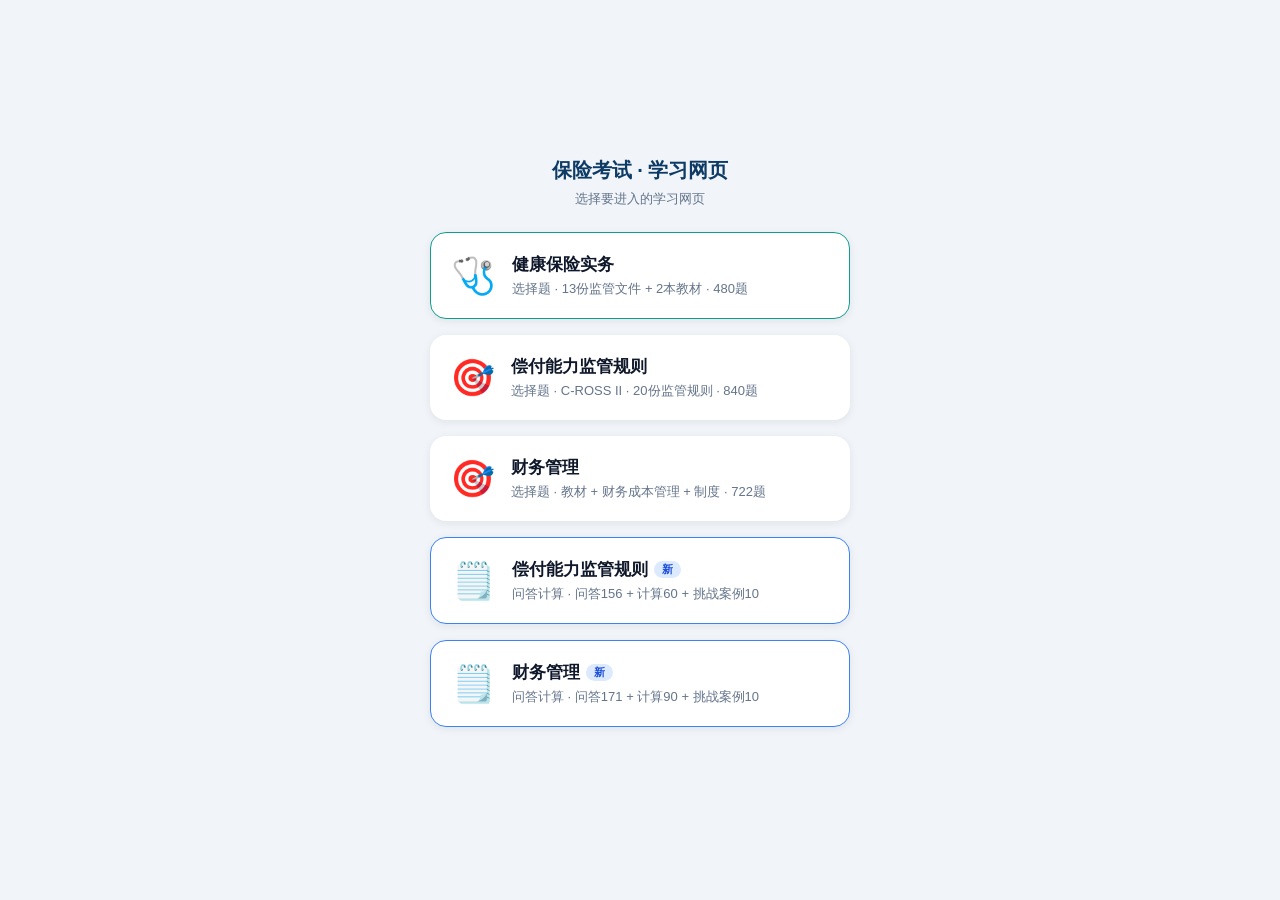
<file: index.html>
<!DOCTYPE html>
<html lang="zh-CN">
<head>
  <meta charset="UTF-8" />
  <meta name="viewport" content="width=device-width, initial-scale=1.0" />
  <title>保险考试 · 学习网页入口</title>
  <style>
    * { margin:0; padding:0; box-sizing:border-box; }
    body { font-family:-apple-system,BlinkMacSystemFont,"PingFang SC","Microsoft YaHei",sans-serif;
           background:#f1f5f9; min-height:100vh; display:flex; align-items:center; justify-content:center; padding:24px; }
    .wrap { width:100%; max-width:420px; }
    h1 { text-align:center; font-size:20px; color:#0d3b66; margin-bottom:6px; }
    p.sub { text-align:center; font-size:13px; color:#64748b; margin-bottom:24px; }
    a.card { display:flex; align-items:center; gap:16px; background:#fff; border-radius:16px; padding:20px;
             margin-bottom:16px; text-decoration:none; box-shadow:0 2px 8px rgba(15,23,42,.08); transition:transform .15s; }
    a.card:active { transform:scale(.98); }
    .icon { font-size:36px; }
    .t { font-size:17px; font-weight:600; color:#0f172a; }
    .d { font-size:13px; color:#64748b; margin-top:4px; }
    a.card.blue { border:1.5px solid #3b82f6; }
    a.card.green { border:1.5px solid #0f9d8f; }
    .badge { display:inline-block; font-size:11px; color:#1d4ed8; background:#dbeafe;
             border-radius:999px; padding:1px 8px; margin-left:6px; vertical-align:2px; }
  </style>
</head>
<body>
  <div class="wrap">
    <h1>保险考试 · 学习网页</h1>
    <p class="sub">选择要进入的学习网页</p>
    <a class="card green" href="health/">
      <span class="icon">🩺</span>
      <span>
        <span class="t">健康保险实务</span>
        <div class="d">选择题 · 13份监管文件 + 2本教材 · 480题</div>
      </span>
    </a>
    <a class="card" href="solvency/">
      <span class="icon">🎯</span>
      <span>
        <span class="t">偿付能力监管规则</span>
        <div class="d">选择题 · C-ROSS II · 20份监管规则 · 840题</div>
      </span>
    </a>
    <a class="card" href="fm/">
      <span class="icon">🎯</span>
      <span>
        <span class="t">财务管理</span>
        <div class="d">选择题 · 教材 + 财务成本管理 + 制度 · 722题</div>
      </span>
    </a>
    <a class="card blue" href="qa/?subject=solvency">
      <span class="icon">🗒️</span>
      <span>
        <span class="t">偿付能力监管规则<span class="badge">新</span></span>
        <div class="d">问答计算 · 问答156 + 计算60 + 挑战案例10</div>
      </span>
    </a>
    <a class="card blue" href="qa/?subject=fm">
      <span class="icon">🗒️</span>
      <span>
        <span class="t">财务管理<span class="badge">新</span></span>
        <div class="d">问答计算 · 问答171 + 计算90 + 挑战案例10</div>
      </span>
    </a>
  </div>
</body>
</html>
</file>
